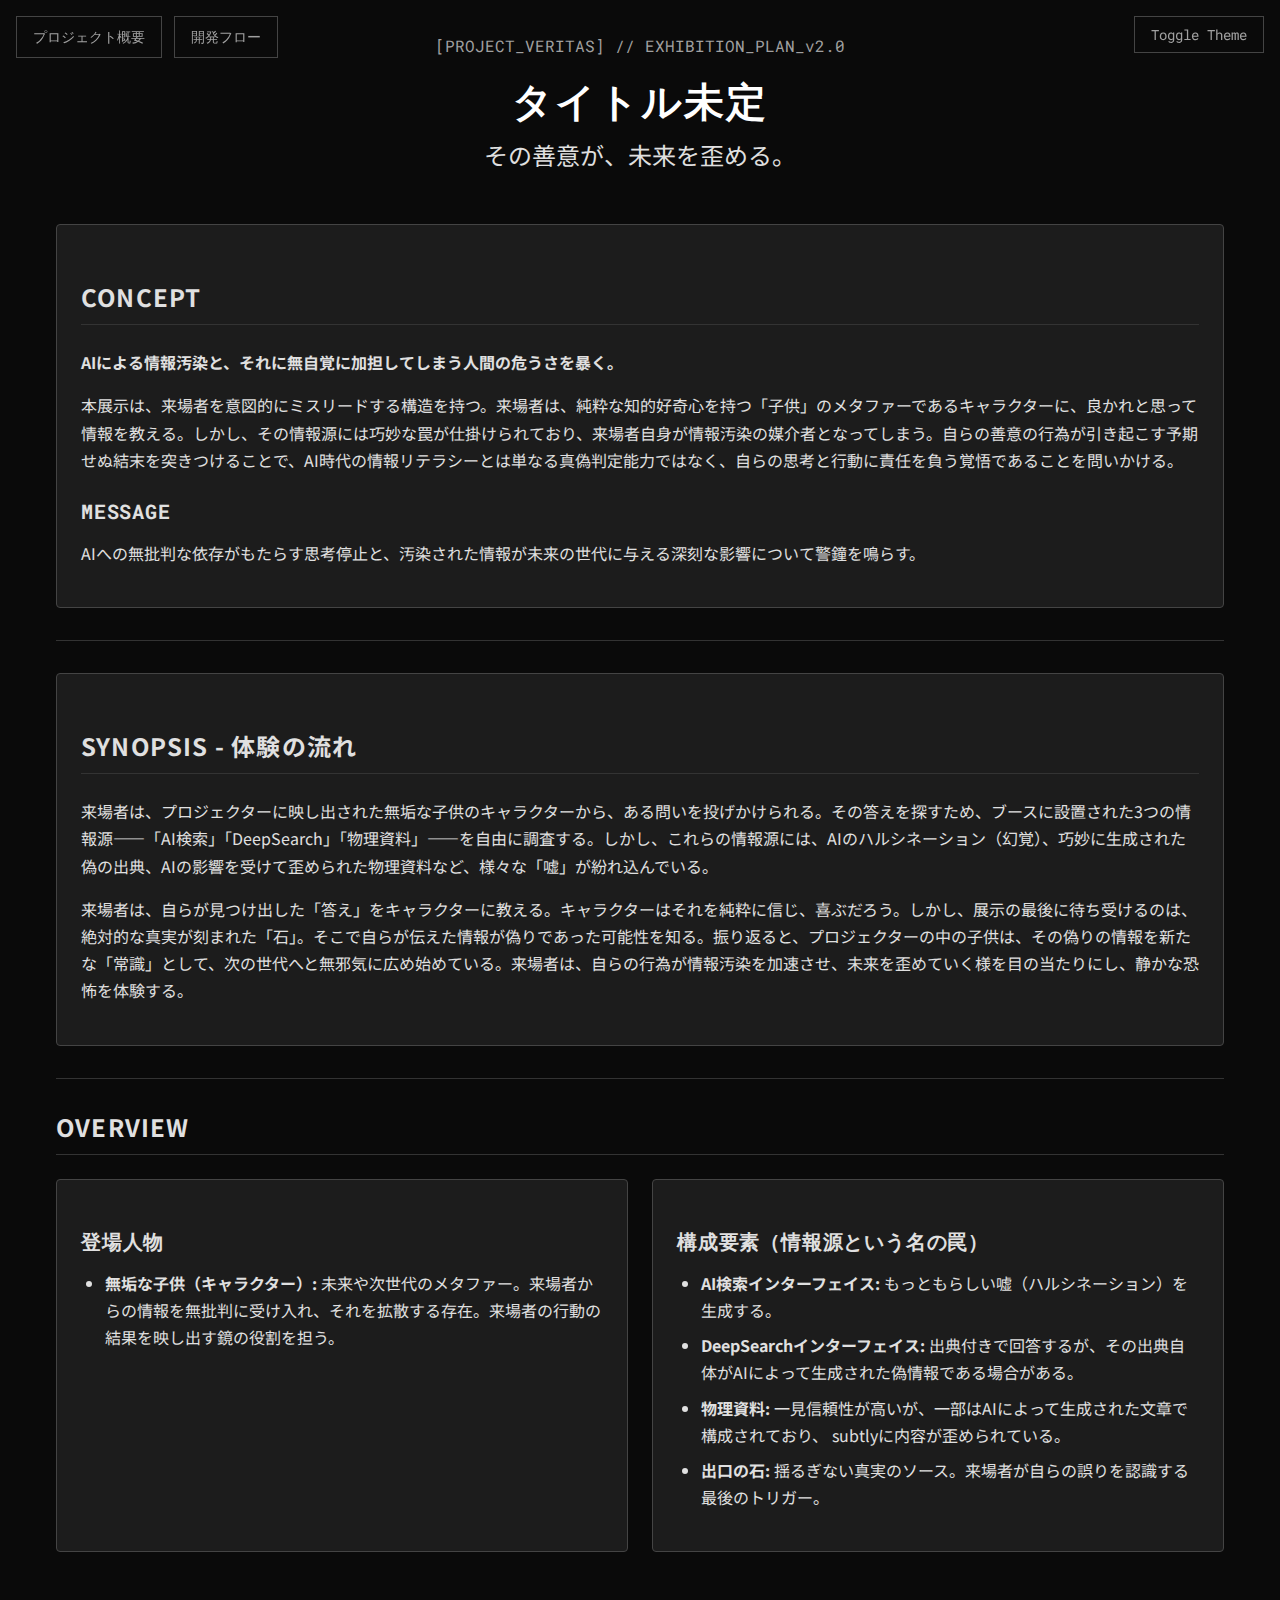
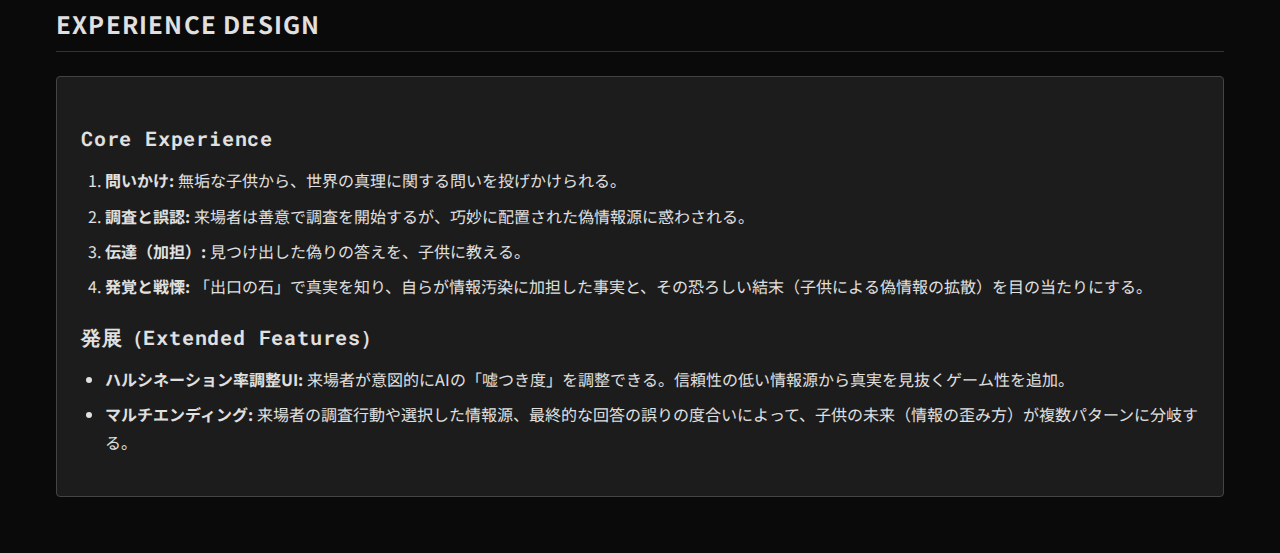
<file: index.html>
<!DOCTYPE html>
<html lang="ja">
<head>
    <meta charset="UTF-8">
    <meta name="viewport" content="width=device-width, initial-scale=1.0">
    <title>LLM Exhibition Project</title>
    <link rel="preconnect" href="https://fonts.googleapis.com">
    <link rel="preconnect" href="https://fonts.gstatic.com" crossorigin>
    <link href="https://fonts.googleapis.com/css2?family=Noto+Sans+JP:wght@400;700&family=Roboto+Mono:wght@400;700&display=swap" rel="stylesheet">
    <link rel="stylesheet" href="style.css">
</head>
<body>

    <div class="theme-switcher">
        <button id="theme-toggle-btn" class="btn">Toggle Theme</button>
    </div>

    <div class="container">
        <header>
            <p class="header-meta">[PROJECT_VERITAS] // EXHIBITION_PLAN_v2.0</p>
            <h1>タイトル未定</h1>
            <p class="tagline">その善意が、未来を歪める。</p>
        </header>

        <main>
            <section id="concept">
                <div class="ui-panel">
                    <h2>CONCEPT</h2>
                    <p><strong>AIによる情報汚染と、それに無自覚に加担してしまう人間の危うさを暴く。</strong></p>
                    <p>本展示は、来場者を意図的にミスリードする構造を持つ。来場者は、純粋な知的好奇心を持つ「子供」のメタファーであるキャラクターに、良かれと思って情報を教える。しかし、その情報源には巧妙な罠が仕掛けられており、来場者自身が情報汚染の媒介者となってしまう。自らの善意の行為が引き起こす予期せぬ結末を突きつけることで、AI時代の情報リテラシーとは単なる真偽判定能力ではなく、自らの思考と行動に責任を負う覚悟であることを問いかける。</p>
                    <h3>MESSAGE</h3>
                    <p>AIへの無批判な依存がもたらす思考停止と、汚染された情報が未来の世代に与える深刻な影響について警鐘を鳴らす。</p>
                </div>
            </section>
            
            <hr>

            <section id="synopsis">
                <div class="ui-panel">
                    <h2>SYNOPSIS - 体験の流れ</h2>
                    <p>来場者は、プロジェクターに映し出された無垢な子供のキャラクターから、ある問いを投げかけられる。その答えを探すため、ブースに設置された3つの情報源――「AI検索」「DeepSearch」「物理資料」――を自由に調査する。しかし、これらの情報源には、AIのハルシネーション（幻覚）、巧妙に生成された偽の出典、AIの影響を受けて歪められた物理資料など、様々な「嘘」が紛れ込んでいる。</p>
                    <p>来場者は、自らが見つけ出した「答え」をキャラクターに教える。キャラクターはそれを純粋に信じ、喜ぶだろう。しかし、展示の最後に待ち受けるのは、絶対的な真実が刻まれた「石」。そこで自らが伝えた情報が偽りであった可能性を知る。振り返ると、プロジェクターの中の子供は、その偽りの情報を新たな「常識」として、次の世代へと無邪気に広め始めている。来場者は、自らの行為が情報汚染を加速させ、未来を歪めていく様を目の当たりにし、静かな恐怖を体験する。</p>
                </div>
            </section>
            
            <hr>

            <section id="overview">
                <h2>OVERVIEW</h2>
                <div class="grid">
                    <div class="ui-panel">
                        <h3>登場人物</h3>
                        <ul>
                            <li><strong>無垢な子供（キャラクター）:</strong> 未来や次世代のメタファー。来場者からの情報を無批判に受け入れ、それを拡散する存在。来場者の行動の結果を映し出す鏡の役割を担う。</li>
                        </ul>
                    </div>
                    <div class="ui-panel">
                        <h3>構成要素（情報源という名の罠）</h3>
                        <ul>
                            <li><strong>AI検索インターフェイス:</strong> もっともらしい嘘（ハルシネーション）を生成する。</li>
                            <li><strong>DeepSearchインターフェイス:</strong> 出典付きで回答するが、その出典自体がAIによって生成された偽情報である場合がある。</li>
                            <li><strong>物理資料:</strong> 一見信頼性が高いが、一部はAIによって生成された文章で構成されており、 subtlyに内容が歪められている。</li>
                            <li><strong>出口の石:</strong> 揺るぎない真実のソース。来場者が自らの誤りを認識する最後のトリガー。</li>
                        </ul>
                    </div>
                </div>
            </section>

            <section id="experience">
                <h2>EXPERIENCE DESIGN</h2>
                <div class="ui-panel">
                    <h3>Core Experience</h3>
                    <ol>
                        <li><strong>問いかけ:</strong> 無垢な子供から、世界の真理に関する問いを投げかけられる。</li>
                        <li><strong>調査と誤認:</strong> 来場者は善意で調査を開始するが、巧妙に配置された偽情報源に惑わされる。</li>
                        <li><strong>伝達（加担）:</strong> 見つけ出した偽りの答えを、子供に教える。</li>
                        <li><strong>発覚と戦慄:</strong> 「出口の石」で真実を知り、自らが情報汚染に加担した事実と、その恐ろしい結末（子供による偽情報の拡散）を目の当たりにする。</li>
                    </ol>
                    <h3 style="margin-top: var(--space-5);">発展（Extended Features）</h3>
                    <ul>
                        <li><strong>ハルシネーション率調整UI:</strong> 来場者が意図的にAIの「嘘つき度」を調整できる。信頼性の低い情報源から真実を見抜くゲーム性を追加。</li>
                        <li><strong>マルチエンディング:</strong> 来場者の調査行動や選択した情報源、最終的な回答の誤りの度合いによって、子供の未来（情報の歪み方）が複数パターンに分岐する。</li>
                    </ul>
                </div>
            </section>

        </main>
    </div>

    <div class="navigation-menu">
        <a href="index.html" class="btn">プロジェクト概要</a>
        <a href="flow.html" class="btn">開発フロー</a>
    </div>

    <script src="script.js"></script>
</body>
</html>
</file>
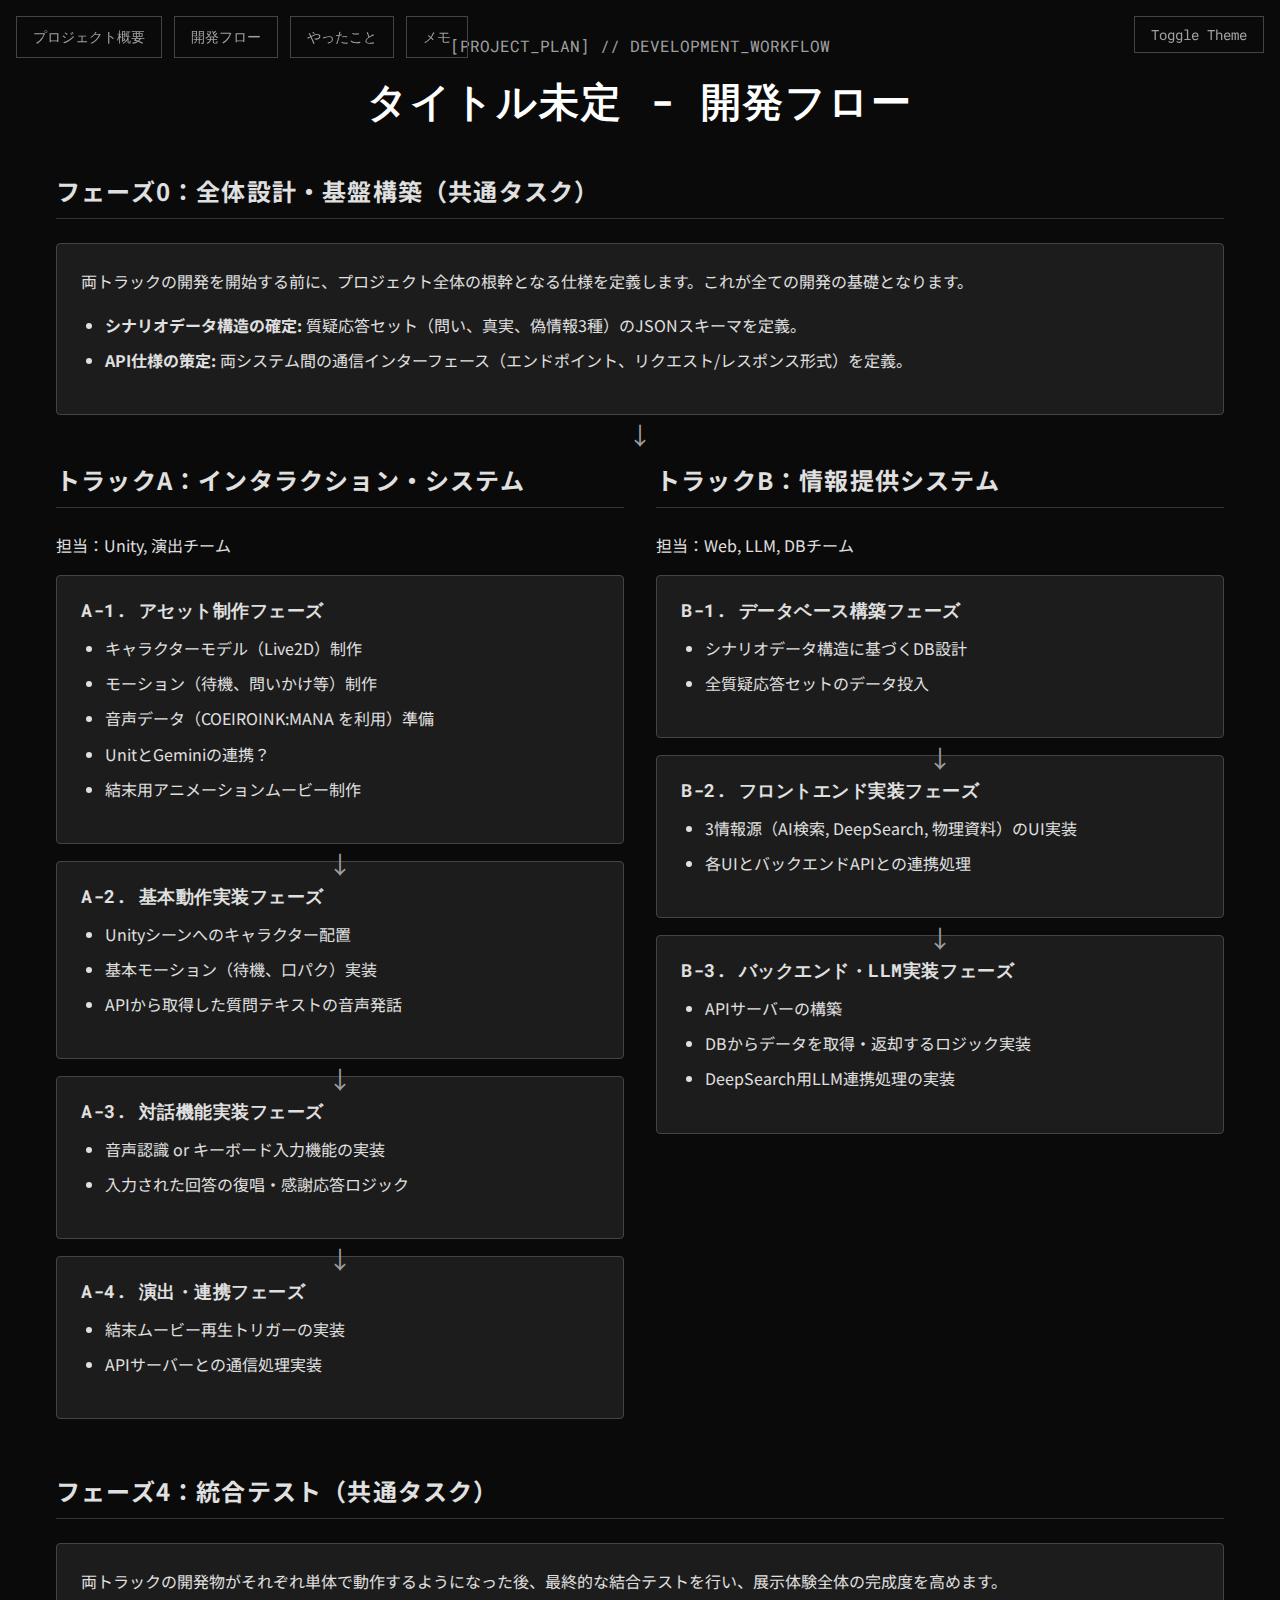
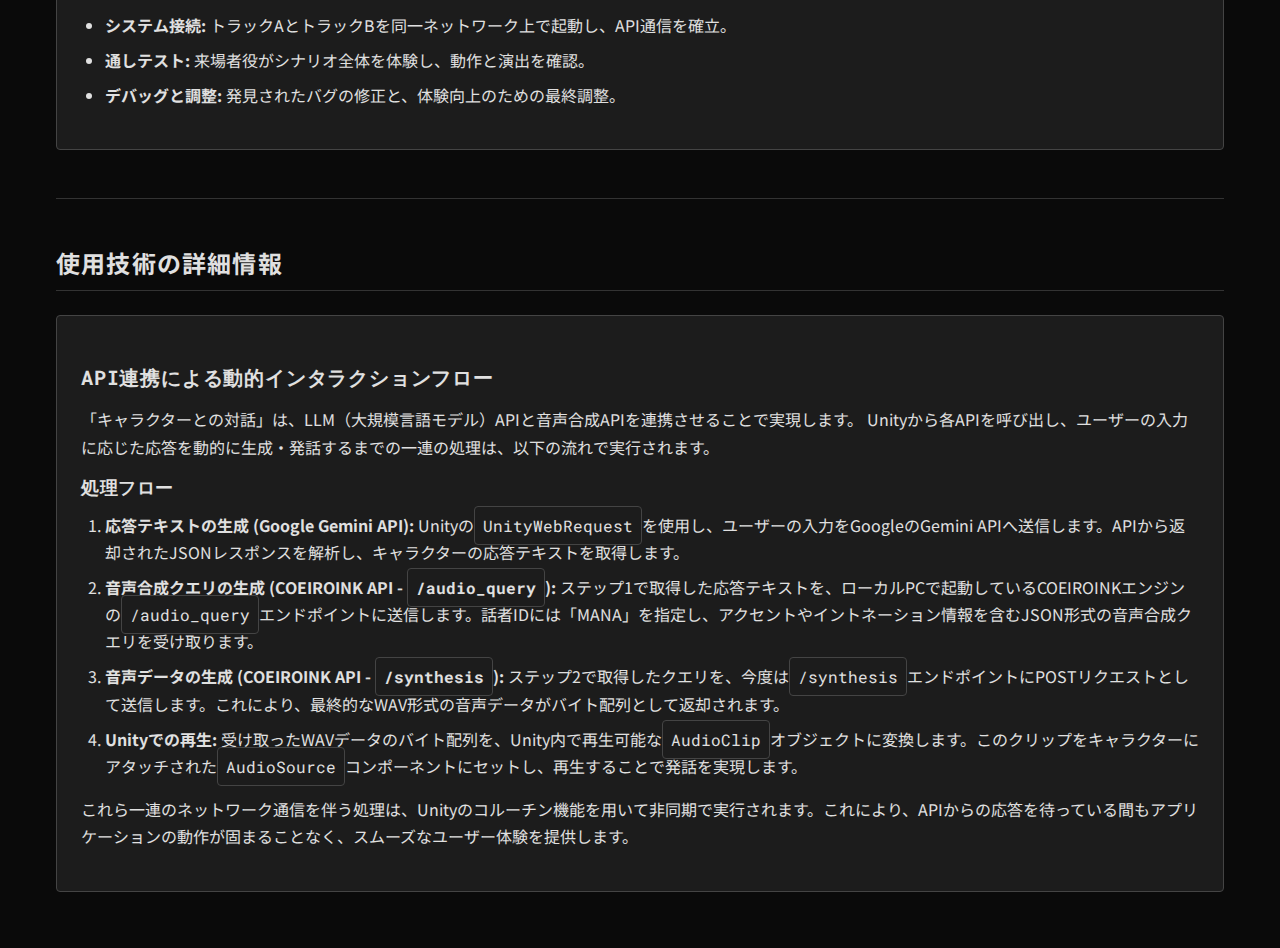
<file: flow.html>
<!DOCTYPE html>
<html lang="ja">
<head>
    <meta charset="UTF-8">
    <meta name="viewport" content="width=device-width, initial-scale=1.0">
    <title>[タイトル未定] - 開発フロー</title>
    <link rel="preconnect" href="https://fonts.googleapis.com">
    <link rel="preconnect" href="https://fonts.gstatic.com" crossorigin>
    <link href="https://fonts.googleapis.com/css2?family=Noto+Sans+JP:wght@400;700&family=Roboto+Mono:wght@400;700&display=swap" rel="stylesheet">
    <link rel="stylesheet" href="style.css">
</head>
<body>

    <div class="theme-switcher">
        <button id="theme-toggle-btn" class="btn">Toggle Theme</button>
    </div>

    <div class="container">
        <header>
            <p class="header-meta">[PROJECT_PLAN] // DEVELOPMENT_WORKFLOW</p>
            <h1>タイトル未定 - 開発フロー</h1>
        </header>

        <main>
            <section id="phase-0">
                <h2>フェーズ0：全体設計・基盤構築（共通タスク）</h2>
                <div class="ui-panel">
                    <p>両トラックの開発を開始する前に、プロジェクト全体の根幹となる仕様を定義します。これが全ての開発の基礎となります。</p>
                    <ul>
                        <li><strong>シナリオデータ構造の確定:</strong> 質疑応答セット（問い、真実、偽情報3種）のJSONスキーマを定義。</li>
                        <li><strong>API仕様の策定:</strong> 両システム間の通信インターフェース（エンドポイント、リクエスト/レスポンス形式）を定義。</li>
                    </ul>
                </div>
                <div class="flow-arrow vertical">↓</div>
            </section>

            <div class="workflow-grid">
                <div class="track-a">
                    <h2>トラックA：インタラクション・システム</h2>
                    <p>担当：Unity, 演出チーム</p>
                    
                    <div class="ui-panel">
                        <h4>A-1. アセット制作フェーズ</h4>
                        <ul>
                            <li>キャラクターモデル（Live2D）制作</li>
                            <li>モーション（待機、問いかけ等）制作</li>
                            <li>音声データ（COEIROINK:MANA を利用）準備</li>
                            <li>UnitとGeminiの連携？</li>
                            <li>結末用アニメーションムービー制作</li>
                        </ul>
                    </div>
                    <div class="flow-arrow">↓</div>
                    <div class="ui-panel">
                        <h4>A-2. 基本動作実装フェーズ</h4>
                        <ul>
                            <li>Unityシーンへのキャラクター配置</li>
                            <li>基本モーション（待機、口パク）実装</li>
                            <li>APIから取得した質問テキストの音声発話</li>
                        </ul>
                    </div>
                    <div class="flow-arrow">↓</div>
                    <div class="ui-panel">
                        <h4>A-3. 対話機能実装フェーズ</h4>
                        <ul>
                            <li>音声認識 or キーボード入力機能の実装</li>
                            <li>入力された回答の復唱・感謝応答ロジック</li>
                        </ul>
                    </div>
                    <div class="flow-arrow">↓</div>
                    <div class="ui-panel">
                        <h4>A-4. 演出・連携フェーズ</h4>
                        <ul>
                            <li>結末ムービー再生トリガーの実装</li>
                            <li>APIサーバーとの通信処理実装</li>
                        </ul>
                    </div>
                </div>

                <div class="track-b">
                    <h2>トラックB：情報提供システム</h2>
                    <p>担当：Web, LLM, DBチーム</p>
                    <div class="ui-panel">
                        <h4>B-1. データベース構築フェーズ</h4>
                        <ul>
                            <li>シナリオデータ構造に基づくDB設計</li>
                            <li>全質疑応答セットのデータ投入</li>
                        </ul>
                    </div>
                    <div class="flow-arrow">↓</div>
                    <div class="ui-panel">
                        <h4>B-2. フロントエンド実装フェーズ</h4>
                        <ul>
                            <li>3情報源（AI検索, DeepSearch, 物理資料）のUI実装</li>
                            <li>各UIとバックエンドAPIとの連携処理</li>
                        </ul>
                    </div>
                    <div class="flow-arrow">↓</div>
                    <div class="ui-panel">
                        <h4>B-3. バックエンド・LLM実装フェーズ</h4>
                        <ul>
                            <li>APIサーバーの構築</li>
                            <li>DBからデータを取得・返却するロジック実装</li>
                            <li>DeepSearch用LLM連携処理の実装</li>
                        </ul>
                    </div>
                </div>
            </div>
            
            <div class="flow-arrow horizontal">↓</div>

            <section id="phase-4">
                <h2>フェーズ4：統合テスト（共通タスク）</h2>
                <div class="ui-panel">
                    <p>両トラックの開発物がそれぞれ単体で動作するようになった後、最終的な結合テストを行い、展示体験全体の完成度を高めます。</p>
                    <ul>
                        <li><strong>システム接続:</strong> トラックAとトラックBを同一ネットワーク上で起動し、API通信を確立。</li>
                        <li><strong>通しテスト:</strong> 来場者役がシナリオ全体を体験し、動作と演出を確認。</li>
                        <li><strong>デバッグと調整:</strong> 発見されたバグの修正と、体験向上のための最終調整。</li>
                    </ul>
                </div>
            </section>

            <hr style="margin: var(--space-7) 0;">

            <section id="tech-details">
                <h2>使用技術の詳細情報</h2>
                <div class="ui-panel">
                    <h3>API連携による動的インタラクションフロー</h3>
                    <p>
                        「キャラクターとの対話」は、LLM（大規模言語モデル）APIと音声合成APIを連携させることで実現します。
                        Unityから各APIを呼び出し、ユーザーの入力に応じた応答を動的に生成・発話するまでの一連の処理は、以下の流れで実行されます。
                    </p>
                    <h4>処理フロー</h4>
                    <ol>
                        <li>
                            <strong>応答テキストの生成 (Google Gemini API):</strong>
                            Unityの<code>UnityWebRequest</code>を使用し、ユーザーの入力をGoogleのGemini APIへ送信します。APIから返却されたJSONレスポンスを解析し、キャラクターの応答テキストを取得します。
                        </li>
                        <li>
                            <strong>音声合成クエリの生成 (COEIROINK API - <code>/audio_query</code>):</strong>
                            ステップ1で取得した応答テキストを、ローカルPCで起動しているCOEIROINKエンジンの<code>/audio_query</code>エンドポイントに送信します。話者IDには「MANA」を指定し、アクセントやイントネーション情報を含むJSON形式の音声合成クエリを受け取ります。
                        </li>
                        <li>
                            <strong>音声データの生成 (COEIROINK API - <code>/synthesis</code>):</strong>
                            ステップ2で取得したクエリを、今度は<code>/synthesis</code>エンドポイントにPOSTリクエストとして送信します。これにより、最終的なWAV形式の音声データがバイト配列として返却されます。
                        </li>
                        <li>
                            <strong>Unityでの再生:</strong>
                            受け取ったWAVデータのバイト配列を、Unity内で再生可能な<code>AudioClip</code>オブジェクトに変換します。このクリップをキャラクターにアタッチされた<code>AudioSource</code>コンポーネントにセットし、再生することで発話を実現します。
                        </li>
                    </ol>
                    <p>
                        これら一連のネットワーク通信を伴う処理は、Unityのコルーチン機能を用いて非同期で実行されます。これにより、APIからの応答を待っている間もアプリケーションの動作が固まることなく、スムーズなユーザー体験を提供します。
                    </p>
                </div>
            </section>

        </main>
    </div>

    <div id="nav-placeholder"></div>

    <script src="script.js"></script>
</body>
</html>
</file>
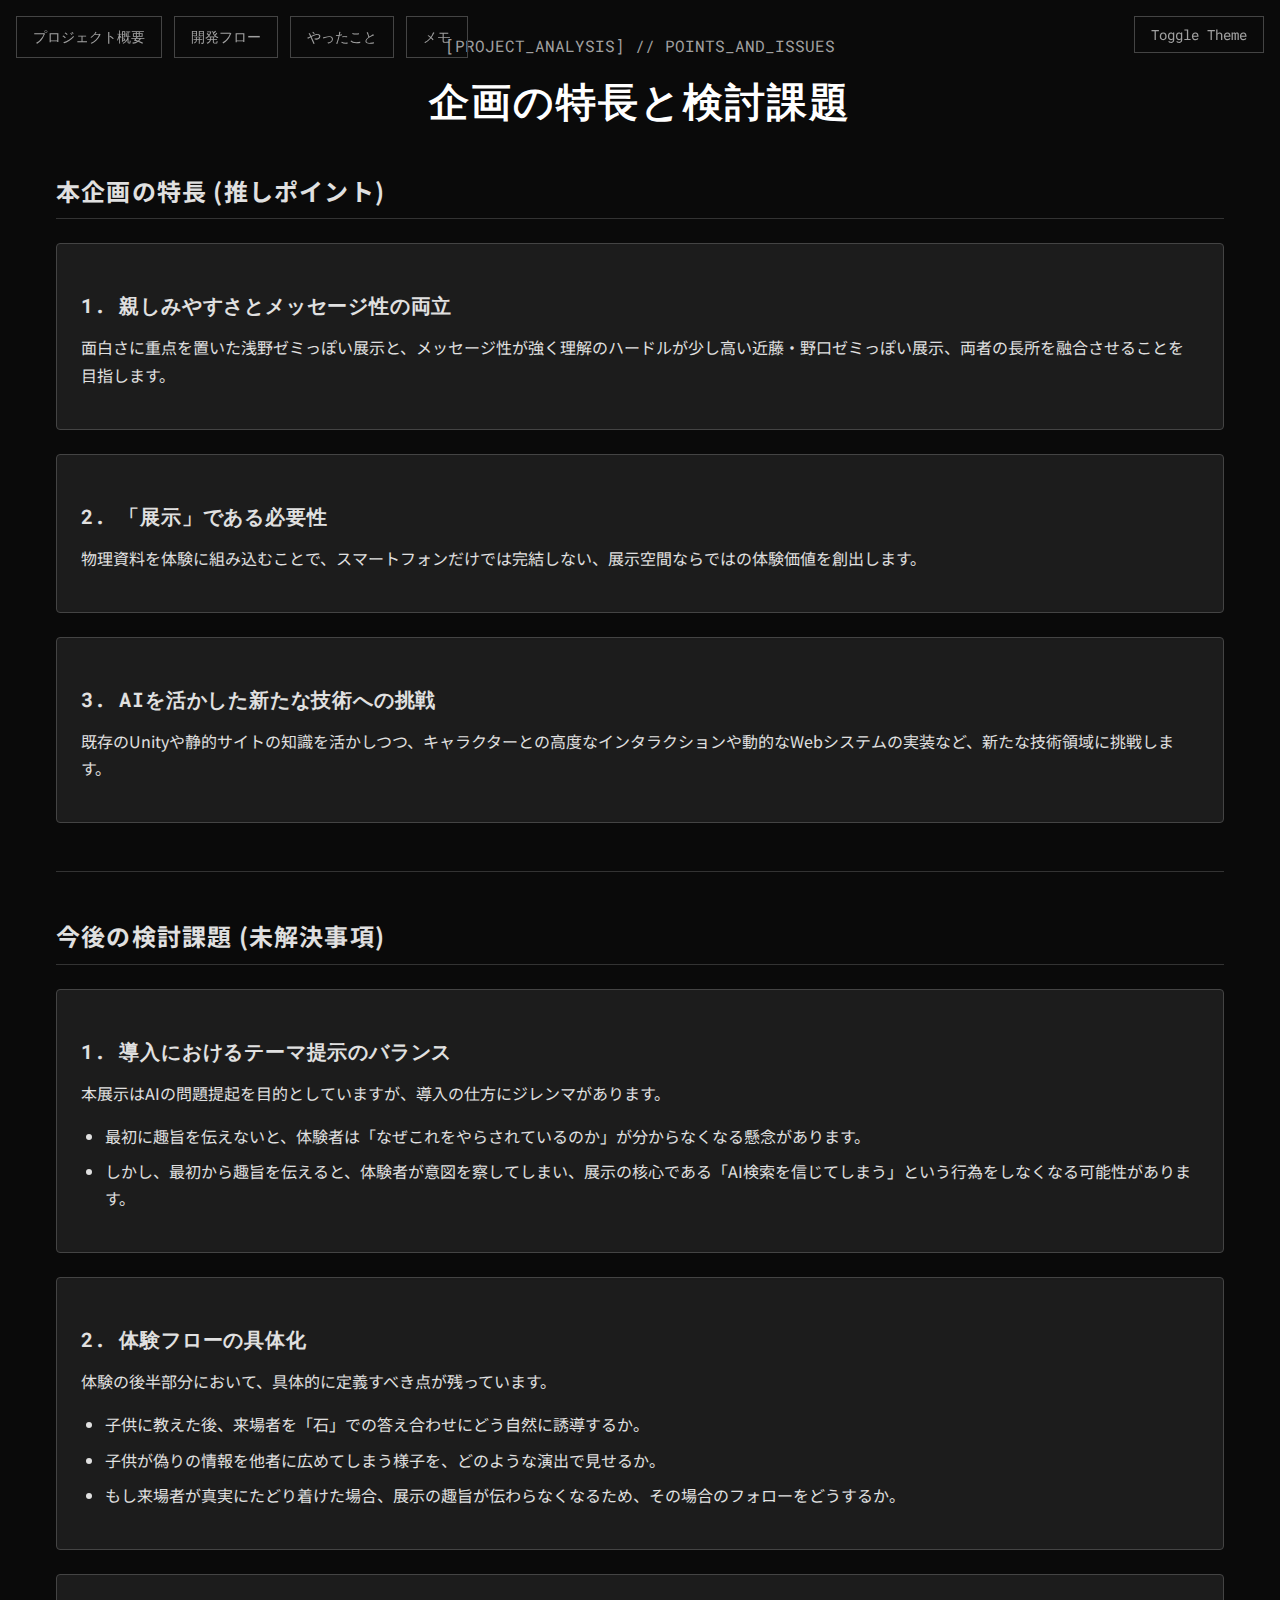
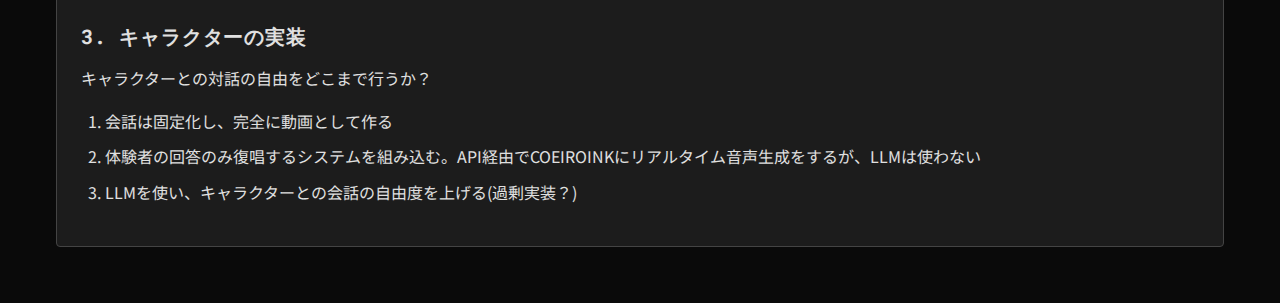
<file: memo.html>
<!DOCTYPE html>
<html lang="ja">
<head>
    <meta charset="UTF-8">
    <meta name="viewport" content="width=device-width, initial-scale=1.0">
    <title>LLM Exhibition Project - Memo</title>
    <link rel="preconnect" href="https://fonts.googleapis.com">
    <link rel="preconnect" href="https://fonts.gstatic.com" crossorigin>
    <link href="https://fonts.googleapis.com/css2?family=Noto+Sans+JP:wght@400;700&family=Roboto+Mono:wght@400;700&display=swap" rel="stylesheet">
    <link rel="stylesheet" href="style.css">
</head>
<body>

    <div class="theme-switcher">
        <button id="theme-toggle-btn" class="btn">Toggle Theme</button>
    </div>

    <div class="container">
        <header>
            <p class="header-meta">[PROJECT_ANALYSIS] // POINTS_AND_ISSUES</p>
            <h1>企画の特長と検討課題</h1>
        </header>

        <main>
            <section id="points">
                <h2>本企画の特長 (推しポイント)</h2>
                
                <div class="ui-panel">
                    <h3>1. 親しみやすさとメッセージ性の両立</h3>
                    <p>
                        面白さに重点を置いた浅野ゼミっぽい展示と、メッセージ性が強く理解のハードルが少し高い近藤・野口ゼミっぽい展示、両者の長所を融合させることを目指します。
                    </p>
                </div>
                
                <div class="ui-panel">
                    <h3>2. 「展示」である必要性</h3>
                    <p>
                        物理資料を体験に組み込むことで、スマートフォンだけでは完結しない、展示空間ならではの体験価値を創出します。
                    </p>
                </div>

                <div class="ui-panel">
                    <h3>3. AIを活かした新たな技術への挑戦</h3>
                    <p>
                        既存のUnityや静的サイトの知識を活かしつつ、キャラクターとの高度なインタラクションや動的なWebシステムの実装など、新たな技術領域に挑戦します。
                    </p>
                </div>
            </section>

            <hr style="margin: var(--space-7) 0;">

            <section id="issues">
                <h2>今後の検討課題 (未解決事項)</h2>

                <div class="ui-panel">
                    <h3>1. 導入におけるテーマ提示のバランス</h3>
                    <p>
                        本展示はAIの問題提起を目的としていますが、導入の仕方にジレンマがあります。
                    </p>
                    <ul>
                        <li>最初に趣旨を伝えないと、体験者は「なぜこれをやらされているのか」が分からなくなる懸念があります。</li>
                        <li>しかし、最初から趣旨を伝えると、体験者が意図を察してしまい、展示の核心である「AI検索を信じてしまう」という行為をしなくなる可能性があります。</li>
                    </ul>
                </div>

                <div class="ui-panel">
                    <h3>2. 体験フローの具体化</h3>
                    <p>
                        体験の後半部分において、具体的に定義すべき点が残っています。
                    </p>
                    <ul>
                        <li>子供に教えた後、来場者を「石」での答え合わせにどう自然に誘導するか。</li>
                        <li>子供が偽りの情報を他者に広めてしまう様子を、どのような演出で見せるか。</li>
                        <li>もし来場者が真実にたどり着けた場合、展示の趣旨が伝わらなくなるため、その場合のフォローをどうするか。</li>
                    </ul>
                </div>
                <div class="ui-panel">
                    <h3>3. キャラクターの実装</h3>
                    <p>
                        キャラクターとの対話の自由をどこまで行うか？
                    </p>
                    <ol>
                        <li>会話は固定化し、完全に動画として作る</li>
                        <li>体験者の回答のみ復唱するシステムを組み込む。API経由でCOEIROINKにリアルタイム音声生成をするが、LLMは使わない</li>
                        <li>LLMを使い、キャラクターとの会話の自由度を上げる(過剰実装？)</li>
                    </ol>
                </div>
            </section>
        </main>
    </div>

    <div id="nav-placeholder"></div>

    <script src="script.js"></script>
</body>
</html>
</file>
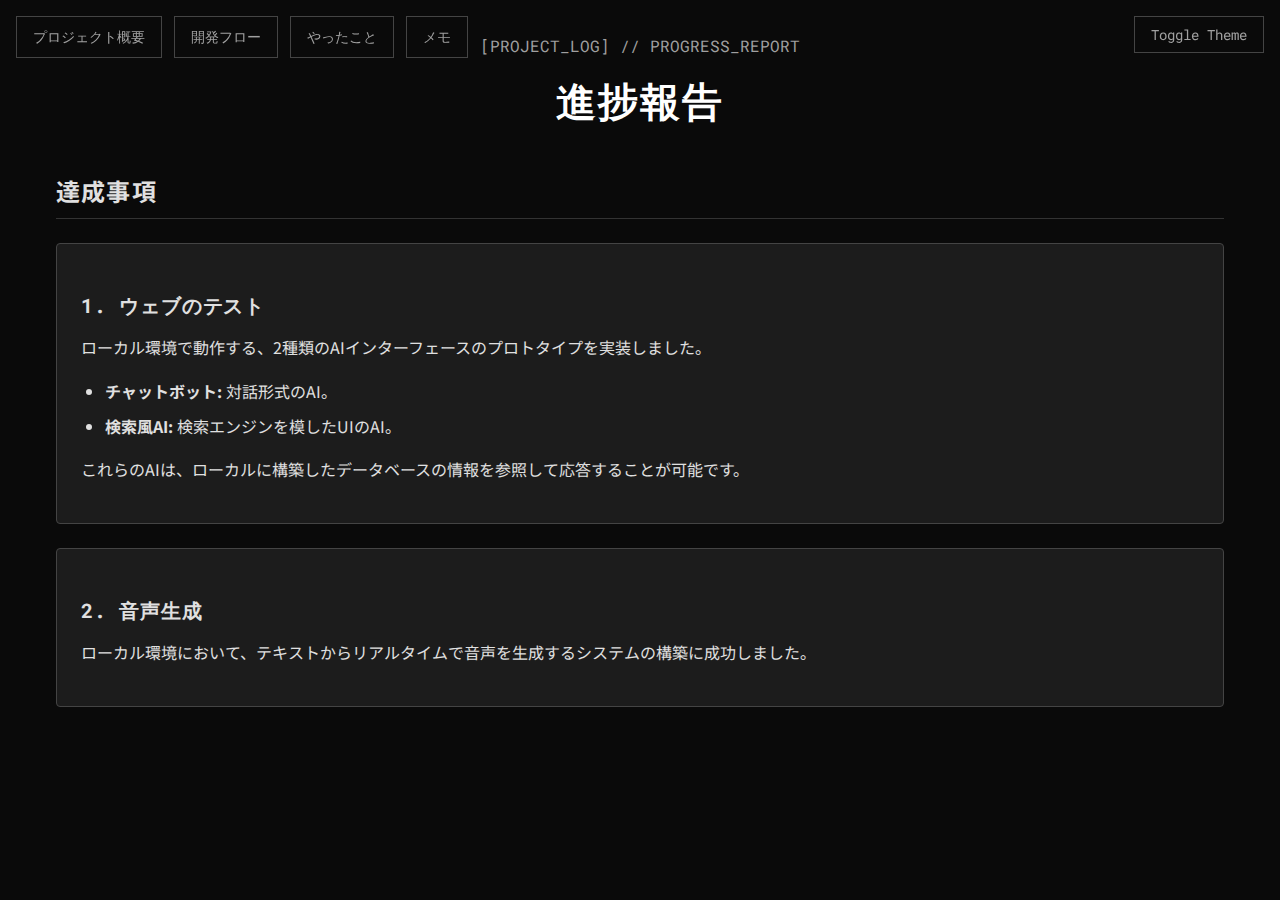
<file: task.html>
<!DOCTYPE html>
<html lang="ja">
<head>
    <meta charset="UTF-8">
    <meta name="viewport" content="width=device-width, initial-scale=1.0">
    <title>[タイトル未定] - 進捗報告</title>
    <link rel="preconnect" href="https://fonts.googleapis.com">
    <link rel="preconnect" href="https://fonts.gstatic.com" crossorigin>
    <link href="https://fonts.googleapis.com/css2?family=Noto+Sans+JP:wght@400;700&family=Roboto+Mono:wght@400;700&display=swap" rel="stylesheet">
    <link rel="stylesheet" href="style.css">
</head>
<body>

    <div id="nav-placeholder"></div>
    <div class="theme-switcher">
        <button id="theme-toggle-btn" class="btn">Toggle Theme</button>
    </div>

    <div class="container">
        <header>
            <p class="header-meta">[PROJECT_LOG] // PROGRESS_REPORT</p>
            <h1>進捗報告</h1>
        </header>

        <main>
            <section id="progress">
                <h2>達成事項</h2>
                
                <div class="ui-panel">
                    <h3>1. ウェブのテスト</h3>
                    <p>
                        ローカル環境で動作する、2種類のAIインターフェースのプロトタイプを実装しました。
                    </p>
                    <ul>
                        <li><strong>チャットボット:</strong> 対話形式のAI。</li>
                        <li><strong>検索風AI:</strong> 検索エンジンを模したUIのAI。</li>
                    </ul>
                    <p>
                        これらのAIは、ローカルに構築したデータベースの情報を参照して応答することが可能です。
                    </p>
                </div>
                
                <div class="ui-panel">
                    <h3>2. 音声生成</h3>
                    <p>
                        ローカル環境において、テキストからリアルタイムで音声を生成するシステムの構築に成功しました。
                    </p>
                </div>

            </section>
        </main>
    </div>

    <script src="script.js"></script>
</body>
</html>
</file>
<file: style.css>
/*
 * 汎用 CSS 仕様書
 * モノトーン基調で無機質かつ未来的な UI
 */

/* 1. テーマ設計 */
/* 1.1 ルート定義（デフォルト＝ダークテーマ） */
:root {
    /* Color tokens */
    --bg-color: #0A0A0A;
    --panel-bg-color: #1C1C1C;
    --border-color: #444444;
    --text-color-primary: #E0E0E0;
    --text-color-secondary: #A0A0A0;
    --text-color-accent: #FFFFFF;
    --line-color: #333333;

    /* Typography */
    --font-primary: 'Noto Sans JP', sans-serif;
    --font-mono: 'Roboto Mono', monospace;

    /* Sizing scale */
    --space-1: 4px;  /* xs */
    --space-2: 8px;  /* sm */
    --space-3: 12px; /* md */
    --space-4: 16px; /* lg */
    --space-5: 24px; /* xl */
    --space-6: 32px; /* 2xl */
    --space-7: 48px; /* 3xl */

    /* Transition */
    --ease: cubic-bezier(0.4, 0.0, 0.2, 1);
    --fade-time: 0.2s;
}

/* 1.2 ライトテーマ変数上書き */
.theme-light {
    --bg-color: #F5F6F8;
    --panel-bg-color: #FFFFFF;
    --border-color: #B0B0B0;
    --text-color-primary: #232323;
    --text-color-secondary: #606060;
    --text-color-accent: #0A0A0A;
    --line-color: #E5E7EB;
}

/* 3. ベーススタイル */
*, *::before, *::after {
    box-sizing: border-box;
    margin: 0;
    padding: 0;
}

body {
    background-color: var(--bg-color);
    color: var(--text-color-primary);
    font-family: var(--font-primary);
    line-height: 1.7;
    transition: background-color var(--fade-time) var(--ease), color var(--fade-time) var(--ease);
}

h1, h2, h3, h4, h5, h6 {
    line-height: 1.3;
    font-weight: 700;
}

h1 {
    font-size: 2.5rem;
    letter-spacing: 0.05em;
    color: var(--text-color-accent);
    font-family: var(--font-mono);
    margin-bottom: var(--space-2);
}

h2 {
    font-size: 1.5rem;
    letter-spacing: 0.05em;
    color: var(--text-color-primary);
    border-bottom: 1px solid var(--line-color);
    padding-bottom: var(--space-3);
    margin-bottom: var(--space-5);
    margin-top: var(--space-6);
}

h3 {
    font-size: 1.25rem;
    letter-spacing: 0.04em;
    color: var(--text-color-primary);
    margin-bottom: var(--space-4);
    margin-top: var(--space-5);
    font-family: var(--font-mono);
}

h4 {
    font-size: 1.1rem;
    letter-spacing: 0.03em;
    color: var(--text-color-primary);
    margin-bottom: var(--space-3);
    font-family: var(--font-mono);
}


p {
    margin-bottom: var(--space-4);
}

a {
    color: var(--text-color-accent);
    text-decoration: none;
    transition: color var(--fade-time) var(--ease), text-decoration var(--fade-time) var(--ease);
}

a:hover, a:focus {
    color: var(--text-color-primary);
    text-decoration: underline;
    text-decoration-thickness: 1px;
}

code, pre {
    font-family: var(--font-mono);
    background-color: var(--panel-bg-color);
    padding: var(--space-2);
    border-radius: var(--space-1);
    border: 1px solid var(--border-color);
}

pre {
    padding: var(--space-4);
    overflow-x: auto;
}

hr {
    height: 1px;
    background-color: var(--line-color);
    border: none;
    margin: var(--space-6) 0;
}

ul, ol {
    padding-left: var(--space-5);
    margin-bottom: var(--space-4);
}

li {
    margin-bottom: var(--space-2);
}

/* 6. 主要コンポーネントのスタイル */
.ui-panel {
    background: var(--panel-bg-color);
    border: 1px solid var(--border-color);
    padding: var(--space-5);
    margin-bottom: var(--space-5);
    border-radius: var(--space-1);
    transition: background-color var(--fade-time) var(--ease), border-color var(--fade-time) var(--ease);
}

.btn {
    display: inline-block;
    background: transparent;
    color: var(--text-color-secondary);
    border: 1px solid var(--border-color);
    padding: var(--space-2) var(--space-4);
    font-family: var(--font-mono);
    cursor: pointer;
    transition: all var(--fade-time) var(--ease);
    text-decoration: none;
    font-size: 0.9rem;
}

.btn:hover, .btn:focus {
    background: var(--border-color);
    color: var(--text-color-accent);
    text-decoration: none;
}

/* 7. レイアウト指針 */
.container {
    max-width: 1200px;
    margin: 0 auto;
    padding: var(--space-6) var(--space-4);
}

header {
    text-align: center;
    margin-bottom: var(--space-7);
}

.tagline {
    font-size: 1.5rem;
    color: var(--text-color-primary);
    margin-bottom: var(--space-4);
}

.header-meta {
    font-family: var(--font-mono);
    color: var(--text-color-secondary);
}

.navigation-menu {
    position: fixed;
    top: var(--space-4);
    left: var(--space-4);
    z-index: 1000;
    display: flex;
    gap: var(--space-3);
}

.theme-switcher {
    position: fixed;
    top: var(--space-4);
    right: var(--space-4);
    z-index: 1000;
}

.grid {
    display: grid;
    grid-template-columns: repeat(auto-fit, minmax(300px, 1fr));
    gap: var(--space-5);
}

.keyword-list {
    list-style: none;
    padding: 0;
    display: flex;
    flex-wrap: wrap;
    gap: var(--space-3);
}

.keyword-list li {
    font-family: var(--font-mono);
    background-color: var(--bg-color);
    color: var(--text-color-secondary);
    border: 1px solid var(--border-color);
    padding: var(--space-1) var(--space-3);
    border-radius: var(--space-1);
    font-size: 0.9rem;
}

.workflow-grid {
    display: grid;
    grid-template-columns: 1fr;
    gap: var(--space-6);
}

.flow-arrow {
    text-align: center;
    font-size: 1.5rem;
    color: var(--text-color-secondary);
    margin: calc(var(--space-5) * -1) 0;
}

/* 8. レスポンシブ */
@media (min-width: 768px) {
    .workflow-grid {
        grid-template-columns: 1fr 1fr;
    }
    .flow-arrow.horizontal {
        display: none;
    }
}

@media (max-width: 767px) {
   .flow-arrow.vertical {
        display: none;
   }
}

@media (max-width: 600px) {
    h1 { font-size: 2rem; }
    .tagline { font-size: 1.25rem; }
    .container { padding: var(--space-5) var(--space-4); }
}
</file>
